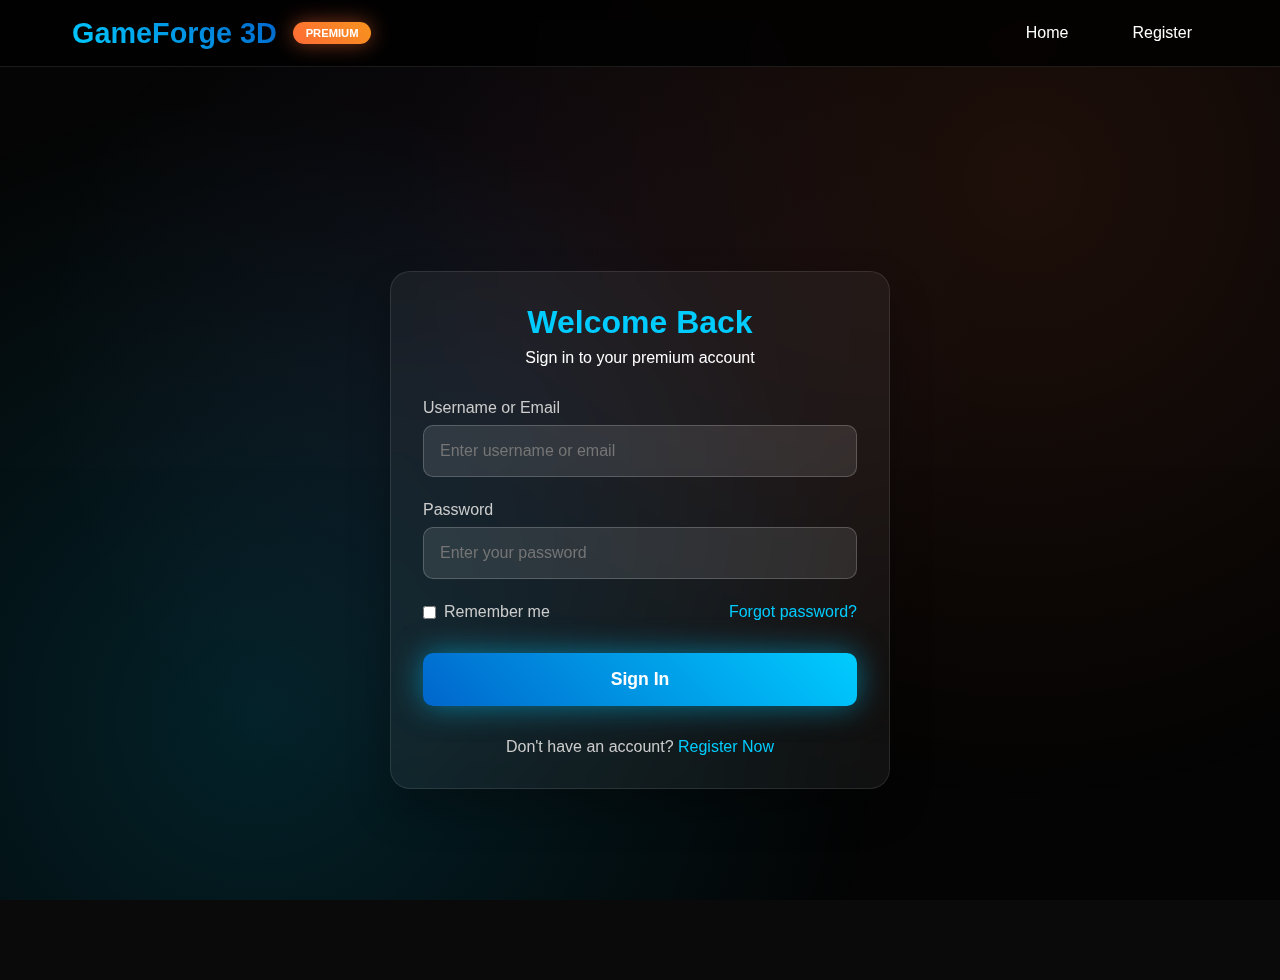
<file: admin-dashboard.html>
<!DOCTYPE html>
<html lang="en">
<head>
    <meta charset="UTF-8">
    <meta name="viewport" content="width=device-width, initial-scale=1.0">
    <title>Admin Dashboard - GameForge 3D</title>
    <link rel="stylesheet" href="styles.css">
</head>
<body>
    <div class="gradient-bg"></div>
    <div class="glow-overlay"></div>
    
    <nav class="navbar">
        <div class="nav-container">
            <div class="logo">
                <h2>GameForge 3D</h2>
                <span class="premium-badge">ADMIN</span>
            </div>
            <div class="nav-links">
                <a href="#" class="nav-link" id="userProfile">Admin Panel</a>
                <a href="#" class="nav-link" onclick="logout()">Logout</a>
            </div>
        </div>
    </nav>

    <main class="dashboard-main">
        <div class="container">
            <div class="dashboard-header">
                <h1>Admin Dashboard</h1>
                <p>Upload and manage emulators, APKs, and tools for viewers</p>
            </div>

            <div class="dashboard-grid">
                <div class="dashboard-card">
                    <h3>Upload Emulators</h3>
                    <div class="upload-options">
                        <button class="upload-mode-btn active" onclick="switchUploadMode('emulator', 'files')">Files</button>
                        <button class="upload-mode-btn" onclick="switchUploadMode('emulator', 'folder')">Folder</button>
                    </div>
                    <div class="upload-area" id="emulatorUpload">
                        <div class="upload-icon">🎮</div>
                        <p>Upload emulator files (APK, EXE)</p>
                        <input type="file" id="emulatorFile" accept=".apk,.exe,.msi,.zip,.rar" multiple>
                        <input type="file" id="emulatorFolder" webkitdirectory directory multiple style="display:none;">
                        <button class="btn-upload">Browse Files</button>
                    </div>
                    <div class="uploaded-files" id="emulatorFiles"></div>
                </div>

                <div class="dashboard-card">
                    <h3>Upload Settings & Configs</h3>
                    <div class="upload-options">
                        <button class="upload-mode-btn active" onclick="switchUploadMode('settings', 'files')">Files</button>
                        <button class="upload-mode-btn" onclick="switchUploadMode('settings', 'folder')">Folder</button>
                    </div>
                    <div class="upload-area" id="settingsUpload">
                        <div class="upload-icon">⚙️</div>
                        <p>Upload configuration files and settings</p>
                        <input type="file" id="settingsFile" accept=".cfg,.ini,.json,.xml,.conf,.txt" multiple>
                        <input type="file" id="settingsFolder" webkitdirectory directory multiple style="display:none;">
                        <button class="btn-upload">Browse Files</button>
                    </div>
                    <div class="uploaded-files" id="settingsFiles"></div>
                </div>

                <div class="dashboard-card">
                    <h3>Upload Tools & Scripts</h3>
                    <div class="upload-options">
                        <button class="upload-mode-btn active" onclick="switchUploadMode('tools', 'files')">Files</button>
                        <button class="upload-mode-btn" onclick="switchUploadMode('tools', 'folder')">Folder</button>
                    </div>
                    <div class="upload-area" id="toolsUpload">
                        <div class="upload-icon">🔧</div>
                        <p>Upload optimization tools and scripts</p>
                        <input type="file" id="toolsFile" accept=".exe,.bat,.sh,.py,.js,.zip" multiple>
                        <input type="file" id="toolsFolder" webkitdirectory directory multiple style="display:none;">
                        <button class="btn-upload">Browse Files</button>
                    </div>
                    <div class="uploaded-files" id="toolsFiles"></div>
                </div>

                <div class="dashboard-card">
                    <h3>User Management</h3>
                    <div class="user-stats">
                        <div class="stat">
                            <span class="stat-number" id="totalUsers">0</span>
                            <span class="stat-label">Total Users</span>
                        </div>
                        <div class="stat">
                            <span class="stat-number" id="totalDownloads">0</span>
                            <span class="stat-label">Downloads</span>
                        </div>
                        <div class="stat">
                            <span class="stat-number" id="totalFiles">0</span>
                            <span class="stat-label">Files Uploaded</span>
                        </div>
                    </div>
                    <button class="btn-primary" onclick="viewUsers()">Manage Users</button>
                </div>
            </div>
        </div>
    </main>

    <script src="admin-dashboard.js"></script>
</body>
</html>
</file>
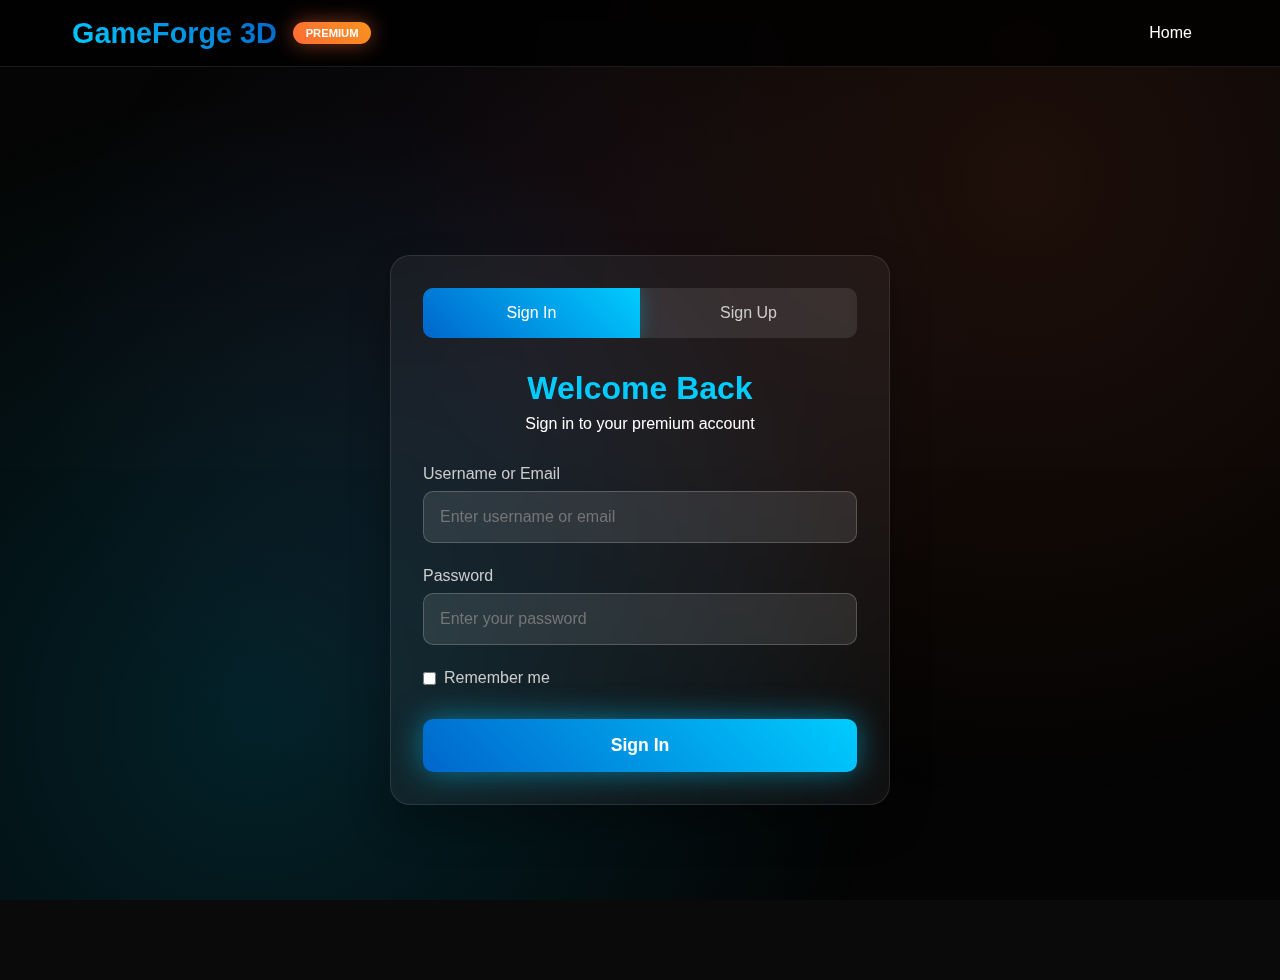
<file: auth.html>
<!DOCTYPE html>
<html lang="en">
<head>
    <meta charset="UTF-8">
    <meta name="viewport" content="width=device-width, initial-scale=1.0">
    <title>Authentication - GameForge 3D</title>
    <link rel="stylesheet" href="styles.css">
</head>
<body>
    <div class="gradient-bg"></div>
    <div class="glow-overlay"></div>
    
    <nav class="navbar">
        <div class="nav-container">
            <div class="logo">
                <h2>GameForge 3D</h2>
                <span class="premium-badge">PREMIUM</span>
            </div>
            <div class="nav-links">
                <a href="index.html" class="nav-link">Home</a>
            </div>
        </div>
    </nav>

    <main class="auth-main">
        <div class="auth-container">
            <div class="auth-card">
                <div class="auth-tabs">
                    <button class="auth-tab active" id="loginTab">Sign In</button>
                    <button class="auth-tab" id="registerTab">Sign Up</button>
                </div>
                
                <!-- Login Form -->
                <div id="loginForm" class="auth-form-container active">
                    <div class="auth-header">
                        <h2>Welcome Back</h2>
                        <p>Sign in to your premium account</p>
                    </div>
                    
                    <form class="auth-form" onsubmit="handleLogin(event)">
                        <div class="form-group">
                            <label for="loginUsername">Username or Email</label>
                            <input type="text" id="loginUsername" name="username" required placeholder="Enter username or email">
                            <div class="input-glow"></div>
                        </div>
                        
                        <div class="form-group">
                            <label for="loginPassword">Password</label>
                            <input type="password" id="loginPassword" name="password" required placeholder="Enter your password">
                            <div class="input-glow"></div>
                        </div>
                        
                        <div class="form-options">
                            <label class="checkbox-container">
                                <input type="checkbox" id="rememberMe">
                                <span class="checkmark"></span>
                                Remember me
                            </label>
                        </div>
                        
                        <button type="submit" class="btn-auth glow-btn">Sign In</button>
                    </form>
                </div>

                <!-- Register Form -->
                <div id="registerForm" class="auth-form-container">
                    <div class="auth-header">
                        <h2>Create Account</h2>
                        <p>Join our premium gaming platform</p>
                    </div>
                    
                    <form class="auth-form" onsubmit="handleRegister(event)">
                        <div class="role-selector">
                            <h4>Select Account Type:</h4>
                            <div class="role-options">
                                <label class="role-option">
                                    <input type="radio" name="accountType" value="admin" id="adminRole">
                                    <div class="role-card">
                                        <div class="role-icon">👑</div>
                                        <div class="role-title">Admin</div>
                                        <div class="role-desc">Upload & manage content</div>
                                    </div>
                                </label>
                                <label class="role-option">
                                    <input type="radio" name="accountType" value="viewer" id="viewerRole" checked>
                                    <div class="role-card">
                                        <div class="role-icon">👤</div>
                                        <div class="role-title">Viewer</div>
                                        <div class="role-desc">Browse & download content</div>
                                    </div>
                                </label>
                            </div>
                        </div>
                        
                        <div class="form-group">
                            <label for="regKey">Registration Key</label>
                            <input type="text" id="regKey" name="regKey" required placeholder="Enter your exclusive registration key">
                            <div class="input-glow"></div>
                            <div class="key-hint" id="keyHint">
                                Contact administrator for registration key
                            </div>
                        </div>
                        
                        <div class="form-group">
                            <label for="username">Username</label>
                            <input type="text" id="username" name="username" required placeholder="Choose a username">
                            <div class="input-glow"></div>
                        </div>
                        
                        <div class="form-group">
                            <label for="email">Email</label>
                            <input type="email" id="email" name="email" required placeholder="your@email.com">
                            <div class="input-glow"></div>
                        </div>
                        
                        <div class="form-group">
                            <label for="password">Password</label>
                            <input type="password" id="password" name="password" required placeholder="Create a strong password">
                            <div class="input-glow"></div>
                            <div class="password-hint">8+ characters, uppercase, lowercase, number</div>
                        </div>
                        
                        <div class="form-group">
                            <label for="confirmPassword">Confirm Password</label>
                            <input type="password" id="confirmPassword" name="confirmPassword" required placeholder="Confirm your password">
                            <div class="input-glow"></div>
                        </div>
                        
                        <button type="submit" class="btn-auth glow-btn">Create Account</button>
                    </form>
                </div>
            </div>
        </div>
    </main>

    <script src="auth-interface.js"></script>
</body>
</html>
</file>
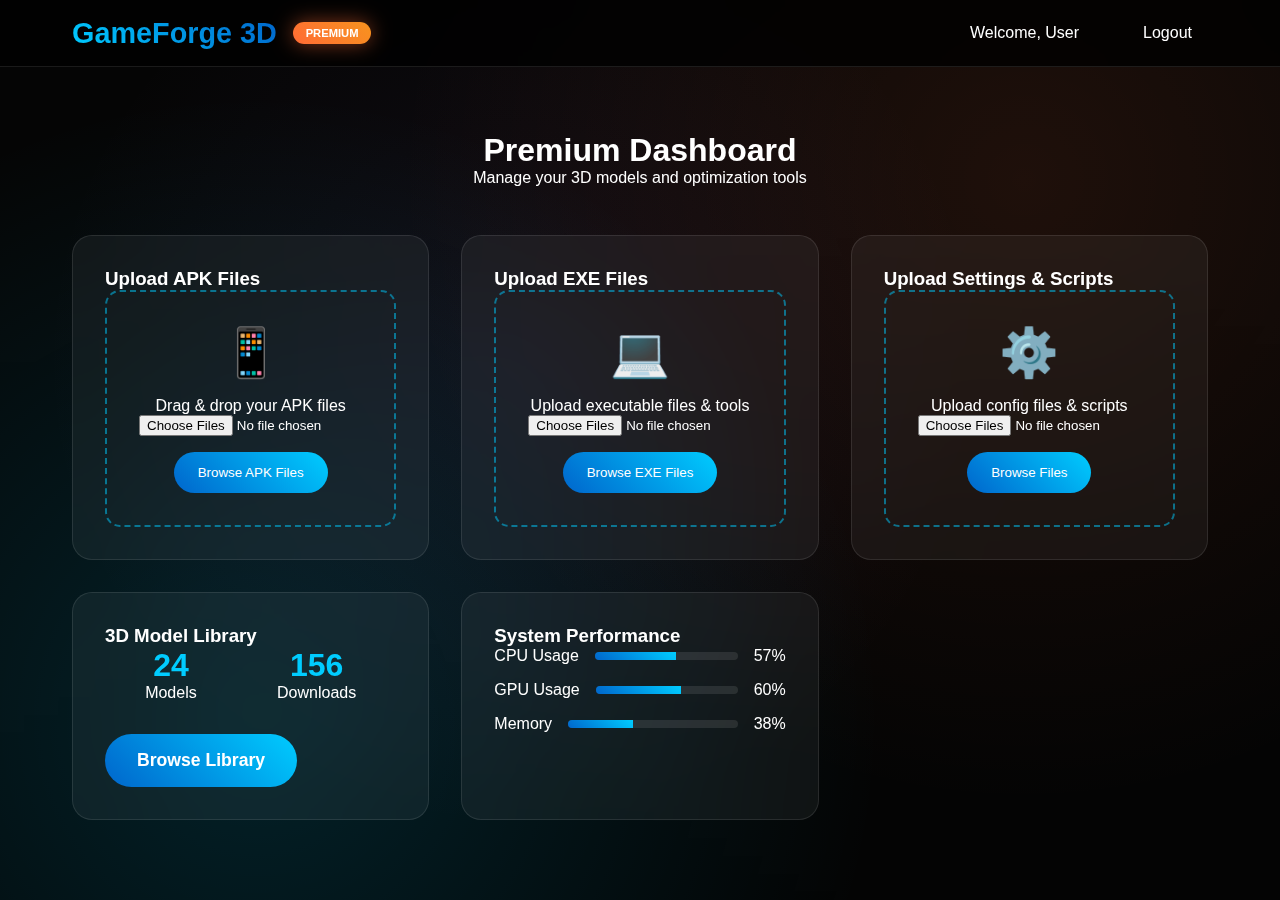
<file: dashboard.html>
<!DOCTYPE html>
<html lang="en">
<head>
    <meta charset="UTF-8">
    <meta name="viewport" content="width=device-width, initial-scale=1.0">
    <title>Dashboard - GameForge 3D</title>
    <link rel="stylesheet" href="styles.css">
</head>
<body>
    <div class="gradient-bg"></div>
    <div class="glow-overlay"></div>
    
    <nav class="navbar">
        <div class="nav-container">
            <div class="logo">
                <h2>GameForge 3D</h2>
                <span class="premium-badge">PREMIUM</span>
            </div>
            <div class="nav-links">
                <a href="#" class="nav-link" id="userProfile">Welcome, User</a>
                <a href="#" class="nav-link" onclick="logout()">Logout</a>
            </div>
        </div>
    </nav>

    <main class="dashboard-main">
        <div class="container">
            <div class="dashboard-header">
                <h1>Premium Dashboard</h1>
                <p>Manage your 3D models and optimization tools</p>
            </div>

            <div class="dashboard-grid">
                <div class="dashboard-card">
                    <h3>Upload APK Files</h3>
                    <div class="upload-area" id="apkUpload">
                        <div class="upload-icon">📱</div>
                        <p>Drag & drop your APK files</p>
                        <input type="file" id="apkFile" accept=".apk" multiple>
                        <button class="btn-upload">Browse APK Files</button>
                    </div>
                    <div class="uploaded-files" id="apkFiles"></div>
                </div>

                <div class="dashboard-card">
                    <h3>Upload EXE Files</h3>
                    <div class="upload-area" id="exeUpload">
                        <div class="upload-icon">💻</div>
                        <p>Upload executable files & tools</p>
                        <input type="file" id="exeFile" accept=".exe,.msi" multiple>
                        <button class="btn-upload">Browse EXE Files</button>
                    </div>
                    <div class="uploaded-files" id="exeFiles"></div>
                </div>

                <div class="dashboard-card">
                    <h3>Upload Settings & Scripts</h3>
                    <div class="upload-area" id="settingsUpload">
                        <div class="upload-icon">⚙️</div>
                        <p>Upload config files & scripts</p>
                        <input type="file" id="settingsFile" accept=".cfg,.ini,.json,.xml,.bat,.sh,.py" multiple>
                        <button class="btn-upload">Browse Files</button>
                    </div>
                    <div class="uploaded-files" id="settingsFiles"></div>
                </div>

                <div class="dashboard-card">
                    <h3>3D Model Library</h3>
                    <div class="model-library">
                        <div class="library-stats">
                            <div class="stat">
                                <span class="stat-number">24</span>
                                <span class="stat-label">Models</span>
                            </div>
                            <div class="stat">
                                <span class="stat-number">156</span>
                                <span class="stat-label">Downloads</span>
                            </div>
                        </div>
                        <button class="btn-primary">Browse Library</button>
                    </div>
                </div>

                <div class="dashboard-card">
                    <h3>System Performance</h3>
                    <div class="performance-metrics">
                        <div class="metric">
                            <span class="metric-label">CPU Usage</span>
                            <div class="metric-bar">
                                <div class="metric-fill" style="width: 45%"></div>
                            </div>
                            <span class="metric-value">45%</span>
                        </div>
                        <div class="metric">
                            <span class="metric-label">GPU Usage</span>
                            <div class="metric-bar">
                                <div class="metric-fill" style="width: 78%"></div>
                            </div>
                            <span class="metric-value">78%</span>
                        </div>
                        <div class="metric">
                            <span class="metric-label">Memory</span>
                            <div class="metric-bar">
                                <div class="metric-fill" style="width: 62%"></div>
                            </div>
                            <span class="metric-value">62%</span>
                        </div>
                    </div>
                </div>
            </div>
        </div>
    </main>

    <script src="dashboard.js"></script>
</body>
</html>
</file>
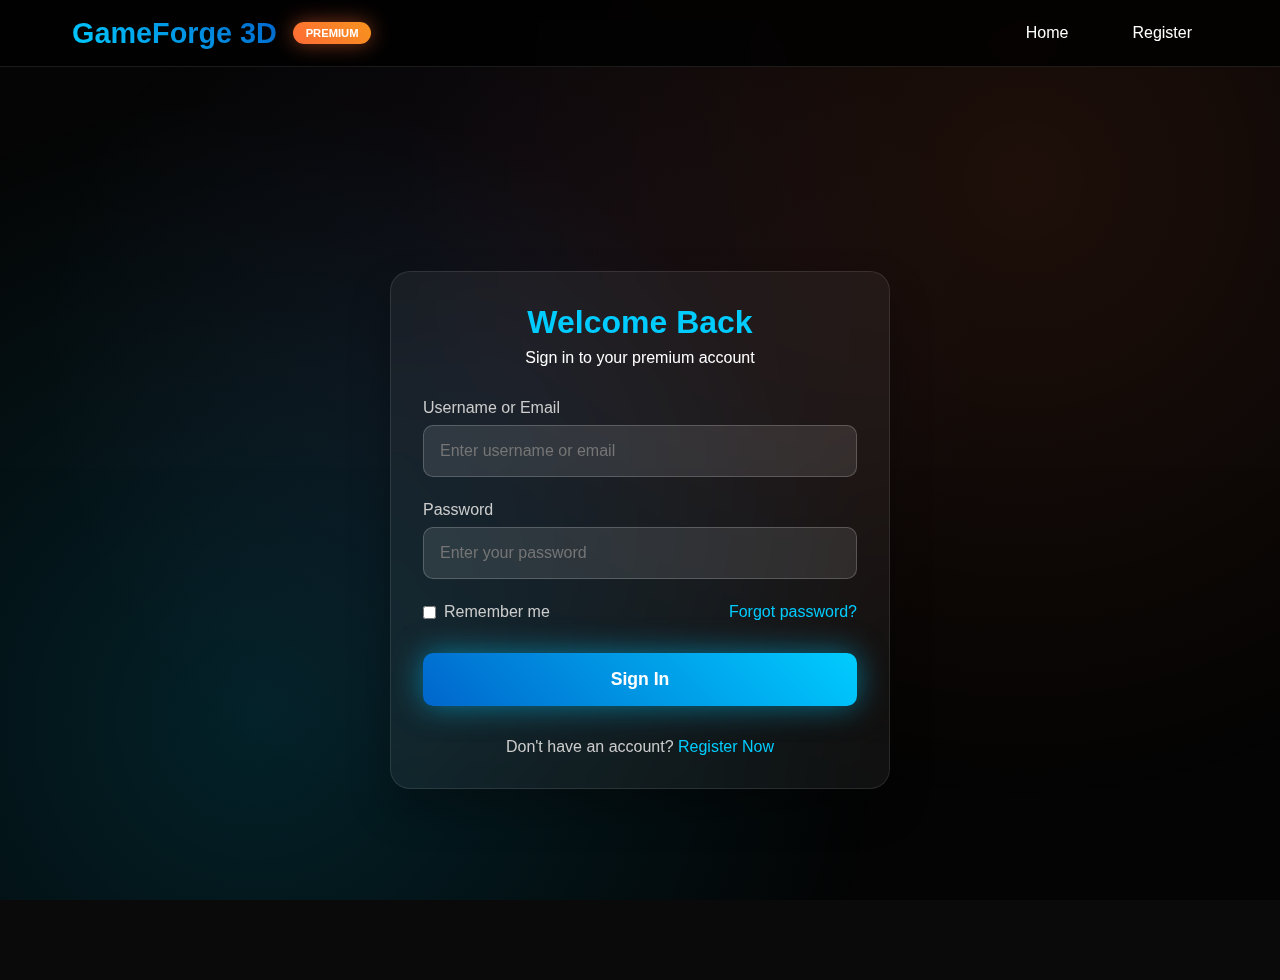
<file: login.html>
<!DOCTYPE html>
<html lang="en">
<head>
    <meta charset="UTF-8">
    <meta name="viewport" content="width=device-width, initial-scale=1.0">
    <title>Login - GameForge 3D</title>
    <link rel="stylesheet" href="styles.css">
</head>
<body>
    <div class="gradient-bg"></div>
    <div class="glow-overlay"></div>
    
    <nav class="navbar">
        <div class="nav-container">
            <div class="logo">
                <h2>GameForge 3D</h2>
                <span class="premium-badge">PREMIUM</span>
            </div>
            <div class="nav-links">
                <a href="index.html" class="nav-link">Home</a>
                <a href="register.html" class="nav-link">Register</a>
            </div>
        </div>
    </nav>

    <main class="auth-main">
        <div class="auth-container">
            <div class="auth-card">
                <div class="auth-header">
                    <h2>Welcome Back</h2>
                    <p>Sign in to your premium account</p>
                </div>
                
                <form id="loginForm" class="auth-form">
                    <div class="form-group">
                        <label for="loginUsername">Username or Email</label>
                        <input type="text" id="loginUsername" name="username" required placeholder="Enter username or email">
                        <div class="input-glow"></div>
                    </div>
                    
                    <div class="form-group">
                        <label for="loginPassword">Password</label>
                        <input type="password" id="loginPassword" name="password" required placeholder="Enter your password">
                        <div class="input-glow"></div>
                    </div>
                    
                    <div class="form-options">
                        <label class="checkbox-container">
                            <input type="checkbox" id="rememberMe">
                            <span class="checkmark"></span>
                            Remember me
                        </label>
                        <a href="#" class="forgot-link">Forgot password?</a>
                    </div>
                    
                    <button type="submit" class="btn-auth glow-btn">Sign In</button>
                </form>
                
                <div class="auth-footer">
                    <p>Don't have an account? <a href="register.html" class="auth-link">Register Now</a></p>
                </div>
            </div>
        </div>
    </main>

    <script src="auth.js"></script>
</body>
</html>
</file>
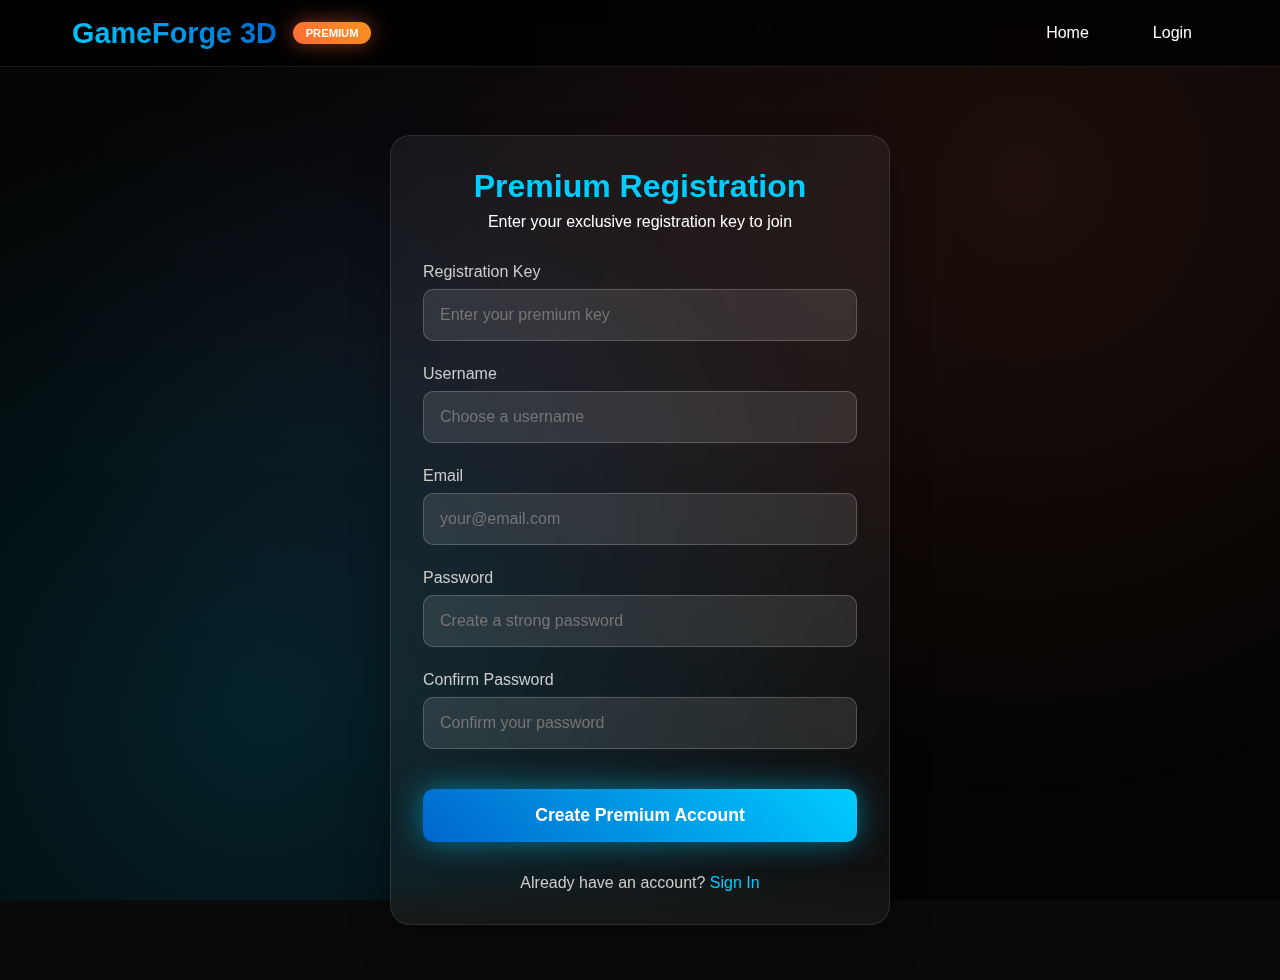
<file: register.html>
<!DOCTYPE html>
<html lang="en">
<head>
    <meta charset="UTF-8">
    <meta name="viewport" content="width=device-width, initial-scale=1.0">
    <title>Register - GameForge 3D</title>
    <link rel="stylesheet" href="styles.css">
</head>
<body>
    <div class="gradient-bg"></div>
    <div class="glow-overlay"></div>
    
    <nav class="navbar">
        <div class="nav-container">
            <div class="logo">
                <h2>GameForge 3D</h2>
                <span class="premium-badge">PREMIUM</span>
            </div>
            <div class="nav-links">
                <a href="index.html" class="nav-link">Home</a>
                <a href="login.html" class="nav-link">Login</a>
            </div>
        </div>
    </nav>

    <main class="auth-main">
        <div class="auth-container">
            <div class="auth-card">
                <div class="auth-header">
                    <h2>Premium Registration</h2>
                    <p>Enter your exclusive registration key to join</p>
                </div>
                
                <form id="registerForm" class="auth-form">
                    <div class="form-group">
                        <label for="regKey">Registration Key</label>
                        <input type="text" id="regKey" name="regKey" required placeholder="Enter your premium key">
                        <div class="input-glow"></div>
                    </div>
                    
                    <div class="form-group">
                        <label for="username">Username</label>
                        <input type="text" id="username" name="username" required placeholder="Choose a username">
                        <div class="input-glow"></div>
                    </div>
                    
                    <div class="form-group">
                        <label for="email">Email</label>
                        <input type="email" id="email" name="email" required placeholder="your@email.com">
                        <div class="input-glow"></div>
                    </div>
                    
                    <div class="form-group">
                        <label for="password">Password</label>
                        <input type="password" id="password" name="password" required placeholder="Create a strong password">
                        <div class="input-glow"></div>
                    </div>
                    
                    <div class="form-group">
                        <label for="confirmPassword">Confirm Password</label>
                        <input type="password" id="confirmPassword" name="confirmPassword" required placeholder="Confirm your password">
                        <div class="input-glow"></div>
                    </div>
                    
                    <button type="submit" class="btn-auth glow-btn">Create Premium Account</button>
                </form>
                
                <div class="auth-footer">
                    <p>Already have an account? <a href="login.html" class="auth-link">Sign In</a></p>
                </div>
            </div>
        </div>
    </main>

    <script src="auth.js"></script>
</body>
</html>
</file>
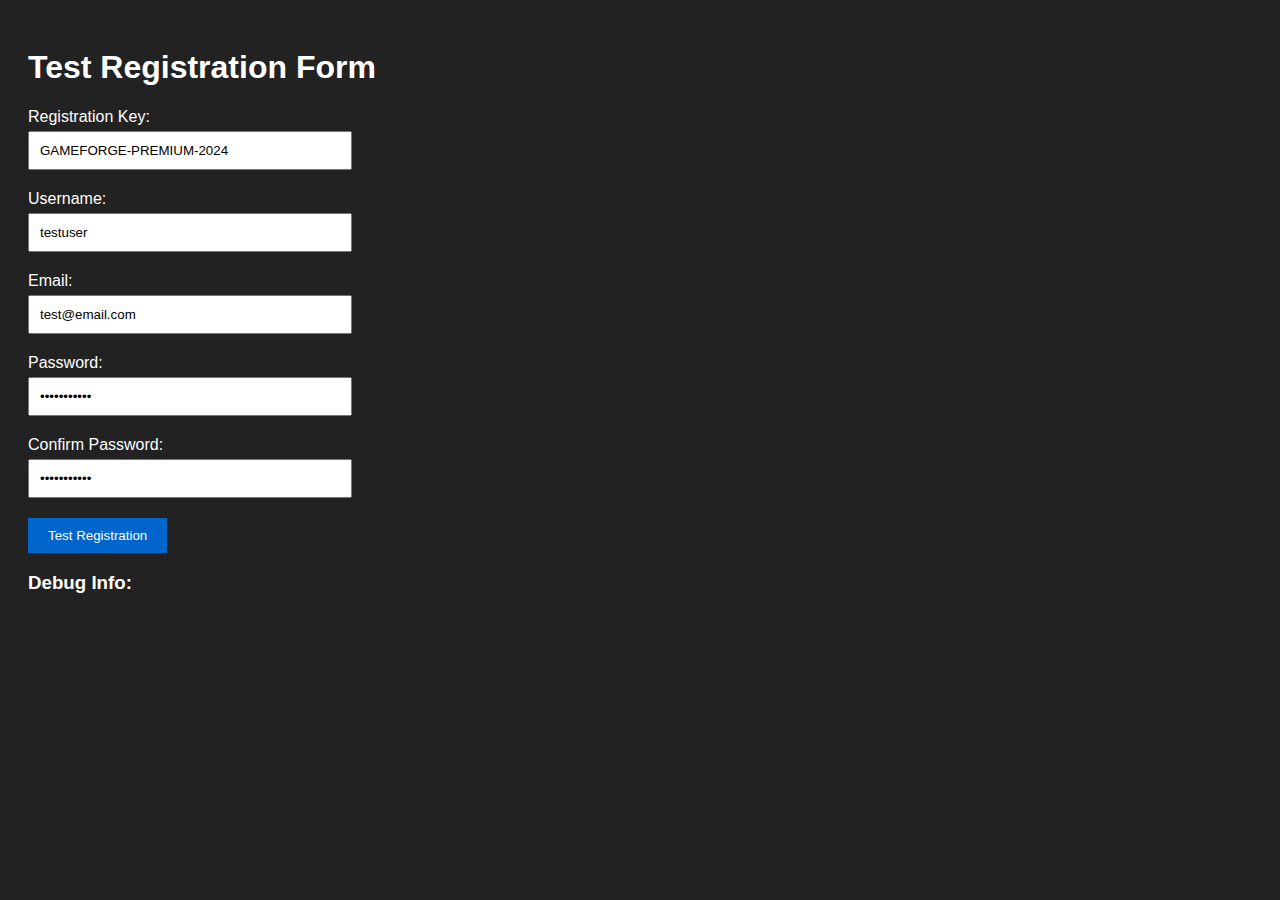
<file: test-registration.html>
<!DOCTYPE html>
<html lang="en">
<head>
    <meta charset="UTF-8">
    <meta name="viewport" content="width=device-width, initial-scale=1.0">
    <title>Test Registration - GameForge 3D</title>
    <style>
        body { font-family: Arial, sans-serif; padding: 20px; background: #222; color: white; }
        .form-group { margin: 10px 0; }
        label { display: block; margin-bottom: 5px; }
        input { padding: 10px; width: 300px; margin-bottom: 10px; }
        button { padding: 10px 20px; background: #0066cc; color: white; border: none; cursor: pointer; }
        .message { padding: 10px; margin: 10px 0; border-radius: 5px; }
        .error { background: #ff4444; }
        .success { background: #44ff44; color: black; }
    </style>
</head>
<body>
    <h1>Test Registration Form</h1>
    
    <form id="testForm">
        <div class="form-group">
            <label>Registration Key:</label>
            <input type="text" id="regKey" value="GAMEFORGE-PREMIUM-2024" required>
        </div>
        
        <div class="form-group">
            <label>Username:</label>
            <input type="text" id="username" value="testuser" required>
        </div>
        
        <div class="form-group">
            <label>Email:</label>
            <input type="email" id="email" value="test@email.com" required>
        </div>
        
        <div class="form-group">
            <label>Password:</label>
            <input type="password" id="password" value="Password123" required>
        </div>
        
        <div class="form-group">
            <label>Confirm Password:</label>
            <input type="password" id="confirmPassword" value="Password123" required>
        </div>
        
        <button type="submit">Test Registration</button>
    </form>
    
    <div id="result"></div>
    
    <h3>Debug Info:</h3>
    <div id="debug"></div>
    
    <script>
        // Simple registration test
        const validKeys = [
            'GAMEFORGE-PREMIUM-2024',
            'ELITE-GAMER-ACCESS-001',
            'PRO-DEVELOPER-KEY-999',
            'MASTER-BUILDER-2024',
            'ULTIMATE-ACCESS-VIP'
        ];
        
        document.getElementById('testForm').addEventListener('submit', function(e) {
            e.preventDefault();
            
            const regKey = document.getElementById('regKey').value.trim();
            const username = document.getElementById('username').value.trim();
            const email = document.getElementById('email').value.trim();
            const password = document.getElementById('password').value;
            const confirmPassword = document.getElementById('confirmPassword').value;
            
            const result = document.getElementById('result');
            const debug = document.getElementById('debug');
            
            // Debug info
            debug.innerHTML = `
                <p><strong>Registration Key:</strong> "${regKey}"</p>
                <p><strong>Valid Keys:</strong> ${validKeys.join(', ')}</p>
                <p><strong>Key Valid:</strong> ${validKeys.includes(regKey.toUpperCase())}</p>
                <p><strong>Email Valid:</strong> ${/^[^\\s@]+@[^\\s@]+\\.[^\\s@]+$/.test(email)}</p>
                <p><strong>Password Valid:</strong> ${/^(?=.*[a-z])(?=.*[A-Z])(?=.*\\d)[a-zA-Z\\d@$!%*?&]{8,}$/.test(password)}</p>
                <p><strong>Passwords Match:</strong> ${password === confirmPassword}</p>
            `;
            
            // Validation
            if (!validKeys.includes(regKey.toUpperCase())) {
                result.innerHTML = '<div class="message error">❌ Invalid registration key</div>';
                return;
            }
            
            if (!/^[^\\s@]+@[^\\s@]+\\.[^\\s@]+$/.test(email)) {
                result.innerHTML = '<div class="message error">❌ Invalid email format</div>';
                return;
            }
            
            if (!/^(?=.*[a-z])(?=.*[A-Z])(?=.*\\d)[a-zA-Z\\d@$!%*?&]{8,}$/.test(password)) {
                result.innerHTML = '<div class="message error">❌ Password must be 8+ chars with uppercase, lowercase, and number</div>';
                return;
            }
            
            if (password !== confirmPassword) {
                result.innerHTML = '<div class="message error">❌ Passwords do not match</div>';
                return;
            }
            
            // Success
            result.innerHTML = '<div class="message success">✅ Registration validation passed! All fields are correct.</div>';
            
            // Save to localStorage (simulate registration)
            const users = JSON.parse(localStorage.getItem('registeredUsers')) || [];
            const newUser = {
                id: Date.now(),
                username,
                email,
                password: hashPassword(password),
                registrationKey: regKey,
                createdAt: new Date().toISOString(),
                isPremium: true
            };
            
            users.push(newUser);
            localStorage.setItem('registeredUsers', JSON.stringify(users));
            
            setTimeout(() => {
                result.innerHTML += '<div class="message success">✅ User saved to localStorage! You can now try logging in.</div>';
            }, 1000);
        });
        
        function hashPassword(password) {
            let hash = 0;
            for (let i = 0; i < password.length; i++) {
                const char = password.charCodeAt(i);
                hash = ((hash << 5) - hash) + char;
                hash = hash & hash;
            }
            return hash.toString();
        }
    </script>
</body>
</html>
</file>
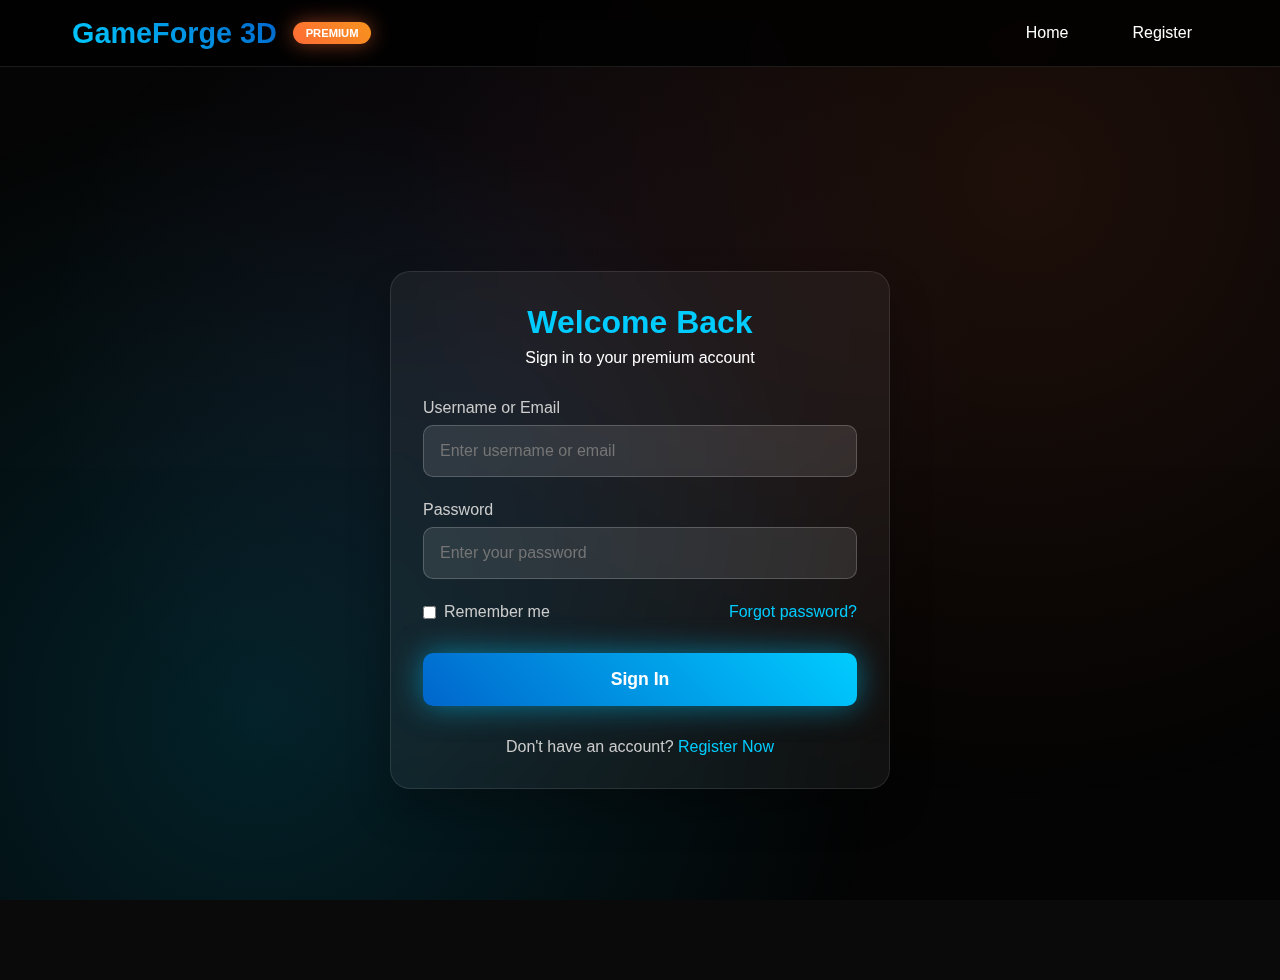
<file: viewer-dashboard.html>
<!DOCTYPE html>
<html lang="en">
<head>
    <meta charset="UTF-8">
    <meta name="viewport" content="width=device-width, initial-scale=1.0">
    <title>Viewer Dashboard - GameForge 3D</title>
    <link rel="stylesheet" href="styles.css">
</head>
<body>
    <div class="gradient-bg"></div>
    <div class="glow-overlay"></div>
    
    <nav class="navbar">
        <div class="nav-container">
            <div class="logo">
                <h2>GameForge 3D</h2>
                <span class="premium-badge">VIEWER</span>
            </div>
            <div class="nav-links">
                <a href="#" class="nav-link" id="userProfile">Welcome, User</a>
                <a href="#" class="nav-link" onclick="logout()">Logout</a>
            </div>
        </div>
    </nav>

    <main class="dashboard-main">
        <div class="container">
            <div class="dashboard-header">
                <h1>Download Center</h1>
                <p>Browse and download emulators, settings, and optimization tools</p>
            </div>

            <div class="dashboard-grid">
                <div class="dashboard-card">
                    <h3>Available Emulators</h3>
                    <div class="download-section" id="emulatorDownloads">
                        <p class="empty-message">No emulators available yet</p>
                    </div>
                </div>

                <div class="dashboard-card">
                    <h3>Settings & Configurations</h3>
                    <div class="download-section" id="settingsDownloads">
                        <p class="empty-message">No settings available yet</p>
                    </div>
                </div>

                <div class="dashboard-card">
                    <h3>Tools & Scripts</h3>
                    <div class="download-section" id="toolsDownloads">
                        <p class="empty-message">No tools available yet</p>
                    </div>
                </div>

                <div class="dashboard-card">
                    <h3>Download Statistics</h3>
                    <div class="download-stats">
                        <div class="stat">
                            <span class="stat-number" id="myDownloads">0</span>
                            <span class="stat-label">My Downloads</span>
                        </div>
                        <div class="stat">
                            <span class="stat-number" id="availableFiles">0</span>
                            <span class="stat-label">Available Files</span>
                        </div>
                    </div>
                    <div class="recent-downloads">
                        <h4>Recent Downloads</h4>
                        <div id="recentList">
                            <p class="empty-message">No downloads yet</p>
                        </div>
                    </div>
                </div>
            </div>
        </div>
    </main>

    <script src="viewer-dashboard.js"></script>
</body>
</html>
</file>
<file: styles.css>
* {
    margin: 0;
    padding: 0;
    box-sizing: border-box;
}

body {
    font-family: 'Segoe UI', Tahoma, Geneva, Verdana, sans-serif;
    background: #0a0a0a;
    color: #ffffff;
    overflow-x: hidden;
    position: relative;
}

/* Gaming Background */
.gradient-bg {
    position: fixed;
    top: 0;
    left: 0;
    width: 100%;
    height: 100%;
    background: 
        linear-gradient(rgba(0, 0, 0, 0.4), rgba(0, 0, 0, 0.6)),
        url('https://images.unsplash.com/photo-1542751371-adc38448a05e?ixlib=rb-4.0.3&ixid=M3wxMjA3fDB8MHxwaG90by1wYWdlfHx8fGVufDB8fHx8fA%3D%3D&auto=format&fit=crop&w=3840&q=80') center/cover no-repeat;
    z-index: -2;
}

/* Gaming Glow Overlay */
.glow-overlay {
    position: fixed;
    top: 0;
    left: 0;
    width: 100%;
    height: 100%;
    background: 
        radial-gradient(circle at 20% 80%, rgba(0, 204, 255, 0.15) 0%, transparent 50%),
        radial-gradient(circle at 80% 20%, rgba(255, 107, 53, 0.1) 0%, transparent 50%),
        radial-gradient(circle at 40% 40%, rgba(153, 102, 204, 0.08) 0%, transparent 50%);
    z-index: -1;
    animation: gamingPulse 6s ease-in-out infinite;
}

@keyframes gamingPulse {
    0%, 100% { opacity: 0.4; }
    50% { opacity: 0.8; }
}

/* Navigation */
.navbar {
    position: fixed;
    top: 0;
    width: 100%;
    background: rgba(0, 0, 0, 0.8);
    backdrop-filter: blur(20px);
    border-bottom: 1px solid rgba(255, 255, 255, 0.1);
    z-index: 1000;
    padding: 1rem 0;
}

.nav-container {
    max-width: 1200px;
    margin: 0 auto;
    display: flex;
    justify-content: space-between;
    align-items: center;
    padding: 0 2rem;
}

.logo {
    display: flex;
    align-items: center;
    gap: 1rem;
}

.logo h2 {
    background: linear-gradient(45deg, #00ccff, #0066cc);
    -webkit-background-clip: text;
    -webkit-text-fill-color: transparent;
    font-size: 1.8rem;
    font-weight: bold;
}

.premium-badge {
    background: linear-gradient(45deg, #ff6b35, #f7931e);
    padding: 0.3rem 0.8rem;
    border-radius: 20px;
    font-size: 0.7rem;
    font-weight: bold;
    box-shadow: 0 0 20px rgba(255, 107, 53, 0.5);
}

.nav-links {
    display: flex;
    gap: 2rem;
    align-items: center;
}

.nav-link {
    color: #ffffff;
    text-decoration: none;
    padding: 0.5rem 1rem;
    border-radius: 25px;
    transition: all 0.3s ease;
    position: relative;
}

.nav-link:hover, .nav-link.active {
    background: rgba(0, 204, 255, 0.2);
    box-shadow: 0 0 20px rgba(0, 204, 255, 0.3);
}

.login-btn, .register-btn {
    background: linear-gradient(45deg, #0066cc, #00ccff);
    box-shadow: 0 0 20px rgba(0, 204, 255, 0.4);
}

/* Hero Section */
.hero-section {
    min-height: 100vh;
    display: flex;
    align-items: center;
    padding: 0 2rem;
    margin-top: 80px;
}

.hero-content {
    max-width: 1200px;
    margin: 0 auto;
    display: grid;
    grid-template-columns: 1fr 1fr;
    gap: 4rem;
    align-items: center;
}

.hero-title {
    font-size: 3.5rem;
    font-weight: bold;
    background: linear-gradient(45deg, #ffffff, #00ccff);
    -webkit-background-clip: text;
    -webkit-text-fill-color: transparent;
    margin-bottom: 1rem;
    text-shadow: 0 0 30px rgba(0, 204, 255, 0.5);
}

.hero-subtitle {
    font-size: 1.3rem;
    color: #cccccc;
    margin-bottom: 2rem;
    line-height: 1.6;
}

.hero-buttons {
    display: flex;
    gap: 1rem;
}

.btn-primary, .btn-secondary {
    padding: 1rem 2rem;
    border: none;
    border-radius: 30px;
    font-size: 1.1rem;
    font-weight: bold;
    cursor: pointer;
    transition: all 0.3s ease;
    text-decoration: none;
    display: inline-block;
}

.btn-primary {
    background: linear-gradient(45deg, #0066cc, #00ccff);
    color: white;
}

.btn-secondary {
    background: transparent;
    color: #00ccff;
    border: 2px solid #00ccff;
}

.glow-btn {
    box-shadow: 0 0 30px rgba(0, 204, 255, 0.5);
    animation: buttonGlow 2s ease-in-out infinite alternate;
}

@keyframes buttonGlow {
    from { box-shadow: 0 0 20px rgba(0, 204, 255, 0.5); }
    to { box-shadow: 0 0 40px rgba(0, 204, 255, 0.8); }
}

.btn-primary:hover, .btn-secondary:hover {
    transform: translateY(-3px);
    box-shadow: 0 10px 30px rgba(0, 204, 255, 0.4);
}

/* 3D Canvas */
.hero-3d {
    height: 500px;
    position: relative;
}

#hero-canvas {
    width: 100%;
    height: 100%;
    border-radius: 20px;
    box-shadow: 0 0 50px rgba(0, 204, 255, 0.3);
}

/* Sections */
.container {
    max-width: 1200px;
    margin: 0 auto;
    padding: 0 2rem;
}

.section-title {
    font-size: 2.5rem;
    text-align: center;
    margin-bottom: 3rem;
    background: linear-gradient(45deg, #ffffff, #00ccff);
    -webkit-background-clip: text;
    -webkit-text-fill-color: transparent;
}

.models-section, .tools-section {
    padding: 5rem 0;
}

/* Model Cards */
.models-grid {
    display: grid;
    grid-template-columns: repeat(auto-fit, minmax(300px, 1fr));
    gap: 2rem;
}

.model-card {
    background: rgba(255, 255, 255, 0.05);
    border-radius: 20px;
    padding: 1.5rem;
    backdrop-filter: blur(20px);
    border: 1px solid rgba(255, 255, 255, 0.1);
    transition: all 0.3s ease;
}

.model-card:hover {
    transform: translateY(-10px);
    box-shadow: 0 20px 40px rgba(0, 204, 255, 0.2);
}

.model-preview {
    height: 200px;
    border-radius: 15px;
    overflow: hidden;
    margin-bottom: 1rem;
}

.model-canvas {
    width: 100%;
    height: 100%;
}

.model-info h3 {
    color: #00ccff;
    margin-bottom: 0.5rem;
}

.btn-download {
    background: linear-gradient(45deg, #0066cc, #00ccff);
    color: white;
    border: none;
    padding: 0.8rem 1.5rem;
    border-radius: 25px;
    cursor: pointer;
    margin-top: 1rem;
    transition: all 0.3s ease;
}

.btn-download:hover {
    box-shadow: 0 0 20px rgba(0, 204, 255, 0.5);
}

/* Tools Section */
.tools-grid {
    display: grid;
    grid-template-columns: repeat(auto-fit, minmax(300px, 1fr));
    gap: 2rem;
}

.tool-card {
    background: rgba(255, 255, 255, 0.05);
    border-radius: 20px;
    padding: 2rem;
    text-align: center;
    backdrop-filter: blur(20px);
    border: 1px solid rgba(255, 255, 255, 0.1);
    transition: all 0.3s ease;
}

.tool-card:hover {
    transform: translateY(-10px);
    box-shadow: 0 20px 40px rgba(0, 204, 255, 0.2);
}

.tool-icon {
    font-size: 3rem;
    margin-bottom: 1rem;
}

.btn-tool {
    background: linear-gradient(45deg, #ff6b35, #f7931e);
    color: white;
    border: none;
    padding: 1rem 2rem;
    border-radius: 25px;
    cursor: pointer;
    margin-top: 1rem;
    transition: all 0.3s ease;
}

.btn-tool:hover {
    box-shadow: 0 0 20px rgba(255, 107, 53, 0.5);
}

/* Authentication Styles */
.auth-tabs {
    display: flex;
    margin-bottom: 2rem;
    border-radius: 10px;
    overflow: hidden;
    background: rgba(255, 255, 255, 0.1);
}

.auth-tab {
    flex: 1;
    padding: 1rem;
    background: transparent;
    border: none;
    color: #cccccc;
    cursor: pointer;
    transition: all 0.3s ease;
    font-size: 1rem;
    font-weight: 500;
}

.auth-tab.active {
    background: linear-gradient(45deg, #0066cc, #00ccff);
    color: white;
    box-shadow: 0 0 20px rgba(0, 204, 255, 0.3);
}

.auth-form-container {
    display: none;
}

.auth-form-container.active {
    display: block;
    animation: fadeIn 0.3s ease;
}

@keyframes fadeIn {
    from { opacity: 0; transform: translateY(10px); }
    to { opacity: 1; transform: translateY(0); }
}

.role-selector {
    margin-bottom: 2rem;
}

.role-selector h4 {
    color: #00ccff;
    margin-bottom: 1rem;
    text-align: center;
}

.role-options {
    display: flex;
    gap: 1rem;
    margin-bottom: 1rem;
}

.role-option {
    flex: 1;
    cursor: pointer;
}

.role-option input[type="radio"] {
    display: none;
}

.role-card {
    background: rgba(255, 255, 255, 0.05);
    border: 2px solid rgba(255, 255, 255, 0.1);
    border-radius: 15px;
    padding: 1.5rem;
    text-align: center;
    transition: all 0.3s ease;
}

.role-option input[type="radio"]:checked + .role-card {
    border-color: #00ccff;
    background: rgba(0, 204, 255, 0.1);
    box-shadow: 0 0 20px rgba(0, 204, 255, 0.3);
}

.role-icon {
    font-size: 2rem;
    margin-bottom: 0.5rem;
}

.role-title {
    font-weight: bold;
    color: #00ccff;
    margin-bottom: 0.3rem;
}

.role-desc {
    font-size: 0.9rem;
    color: #cccccc;
}

.key-hint {
    margin-top: 0.5rem;
    padding: 0.8rem;
    background: rgba(0, 204, 255, 0.1);
    border-radius: 8px;
    font-size: 0.8rem;
    color: #00ccff;
    border-left: 3px solid #00ccff;
}

.password-hint {
    margin-top: 0.3rem;
    font-size: 0.8rem;
    color: #cccccc;
}
.auth-main {
    min-height: 100vh;
    display: flex;
    align-items: center;
    justify-content: center;
    padding: 2rem;
    margin-top: 80px;
}

.auth-container {
    width: 100%;
    max-width: 500px;
}

.auth-card {
    background: rgba(255, 255, 255, 0.05);
    backdrop-filter: blur(20px);
    border: 1px solid rgba(255, 255, 255, 0.1);
    border-radius: 20px;
    padding: 2rem;
    box-shadow: 0 20px 40px rgba(0, 0, 0, 0.3);
}

.auth-header {
    text-align: center;
    margin-bottom: 2rem;
}

.auth-header h2 {
    color: #00ccff;
    margin-bottom: 0.5rem;
    font-size: 2rem;
}

.form-group {
    margin-bottom: 1.5rem;
    position: relative;
}

.form-group label {
    display: block;
    margin-bottom: 0.5rem;
    color: #cccccc;
    font-weight: 500;
}

.form-group input {
    width: 100%;
    padding: 1rem;
    background: rgba(255, 255, 255, 0.1);
    border: 1px solid rgba(255, 255, 255, 0.2);
    border-radius: 10px;
    color: white;
    font-size: 1rem;
    transition: all 0.3s ease;
}

.form-group input:focus {
    outline: none;
    border-color: #00ccff;
    box-shadow: 0 0 20px rgba(0, 204, 255, 0.3);
}

.input-glow {
    position: absolute;
    bottom: 0;
    left: 0;
    width: 0;
    height: 2px;
    background: linear-gradient(45deg, #0066cc, #00ccff);
    transition: width 0.3s ease;
}

.form-group input:focus + .input-glow {
    width: 100%;
}

.btn-auth {
    width: 100%;
    padding: 1rem;
    background: linear-gradient(45deg, #0066cc, #00ccff);
    color: white;
    border: none;
    border-radius: 10px;
    font-size: 1.1rem;
    font-weight: bold;
    cursor: pointer;
    transition: all 0.3s ease;
    margin-top: 1rem;
}

.form-options {
    display: flex;
    justify-content: space-between;
    align-items: center;
    margin-bottom: 1rem;
}

.checkbox-container {
    display: flex;
    align-items: center;
    cursor: pointer;
    color: #cccccc;
}

.checkbox-container input {
    margin-right: 0.5rem;
}

.forgot-link, .auth-link {
    color: #00ccff;
    text-decoration: none;
}

.auth-footer {
    text-align: center;
    margin-top: 2rem;
    color: #cccccc;
}

/* Dashboard Styles */
.dashboard-main {
    margin-top: 100px;
    padding: 2rem 0;
}

.dashboard-header {
    text-align: center;
    margin-bottom: 3rem;
}

.dashboard-grid {
    display: grid;
    grid-template-columns: repeat(auto-fit, minmax(350px, 1fr));
    gap: 2rem;
}

.dashboard-card {
    background: rgba(255, 255, 255, 0.05);
    border-radius: 20px;
    padding: 2rem;
    backdrop-filter: blur(20px);
    border: 1px solid rgba(255, 255, 255, 0.1);
}

.upload-area {
    border: 2px dashed rgba(0, 204, 255, 0.5);
    border-radius: 15px;
    padding: 2rem;
    text-align: center;
    transition: all 0.3s ease;
    cursor: pointer;
}

.upload-area:hover {
    border-color: #00ccff;
    background: rgba(0, 204, 255, 0.1);
}

.upload-icon {
    font-size: 3rem;
    margin-bottom: 1rem;
}

.btn-upload {
    background: linear-gradient(45deg, #0066cc, #00ccff);
    color: white;
    border: none;
    padding: 0.8rem 1.5rem;
    border-radius: 25px;
    cursor: pointer;
    margin-top: 1rem;
}

.library-stats {
    display: flex;
    justify-content: space-around;
    margin-bottom: 2rem;
}

.stat {
    text-align: center;
}

.stat-number {
    display: block;
    font-size: 2rem;
    font-weight: bold;
    color: #00ccff;
}

.performance-metrics {
    space-y: 1rem;
}

.metric {
    display: flex;
    align-items: center;
    gap: 1rem;
    margin-bottom: 1rem;
}

.metric-bar {
    flex: 1;
    height: 8px;
    background: rgba(255, 255, 255, 0.1);
    border-radius: 4px;
    overflow: hidden;
}

.metric-fill {
    height: 100%;
    background: linear-gradient(45deg, #0066cc, #00ccff);
    transition: width 0.3s ease;
}

/* Footer */
.footer {
    background: rgba(0, 0, 0, 0.8);
    padding: 2rem 0;
    text-align: center;
    border-top: 1px solid rgba(255, 255, 255, 0.1);
}

/* Responsive Design */
@media (max-width: 768px) {
    .hero-content {
        grid-template-columns: 1fr;
        text-align: center;
    }
    
    .hero-title {
        font-size: 2.5rem;
    }
    
    .nav-links {
        gap: 1rem;
    }
    
    .models-grid, .tools-grid, .dashboard-grid {
        grid-template-columns: 1fr;
    }
}
</file>
